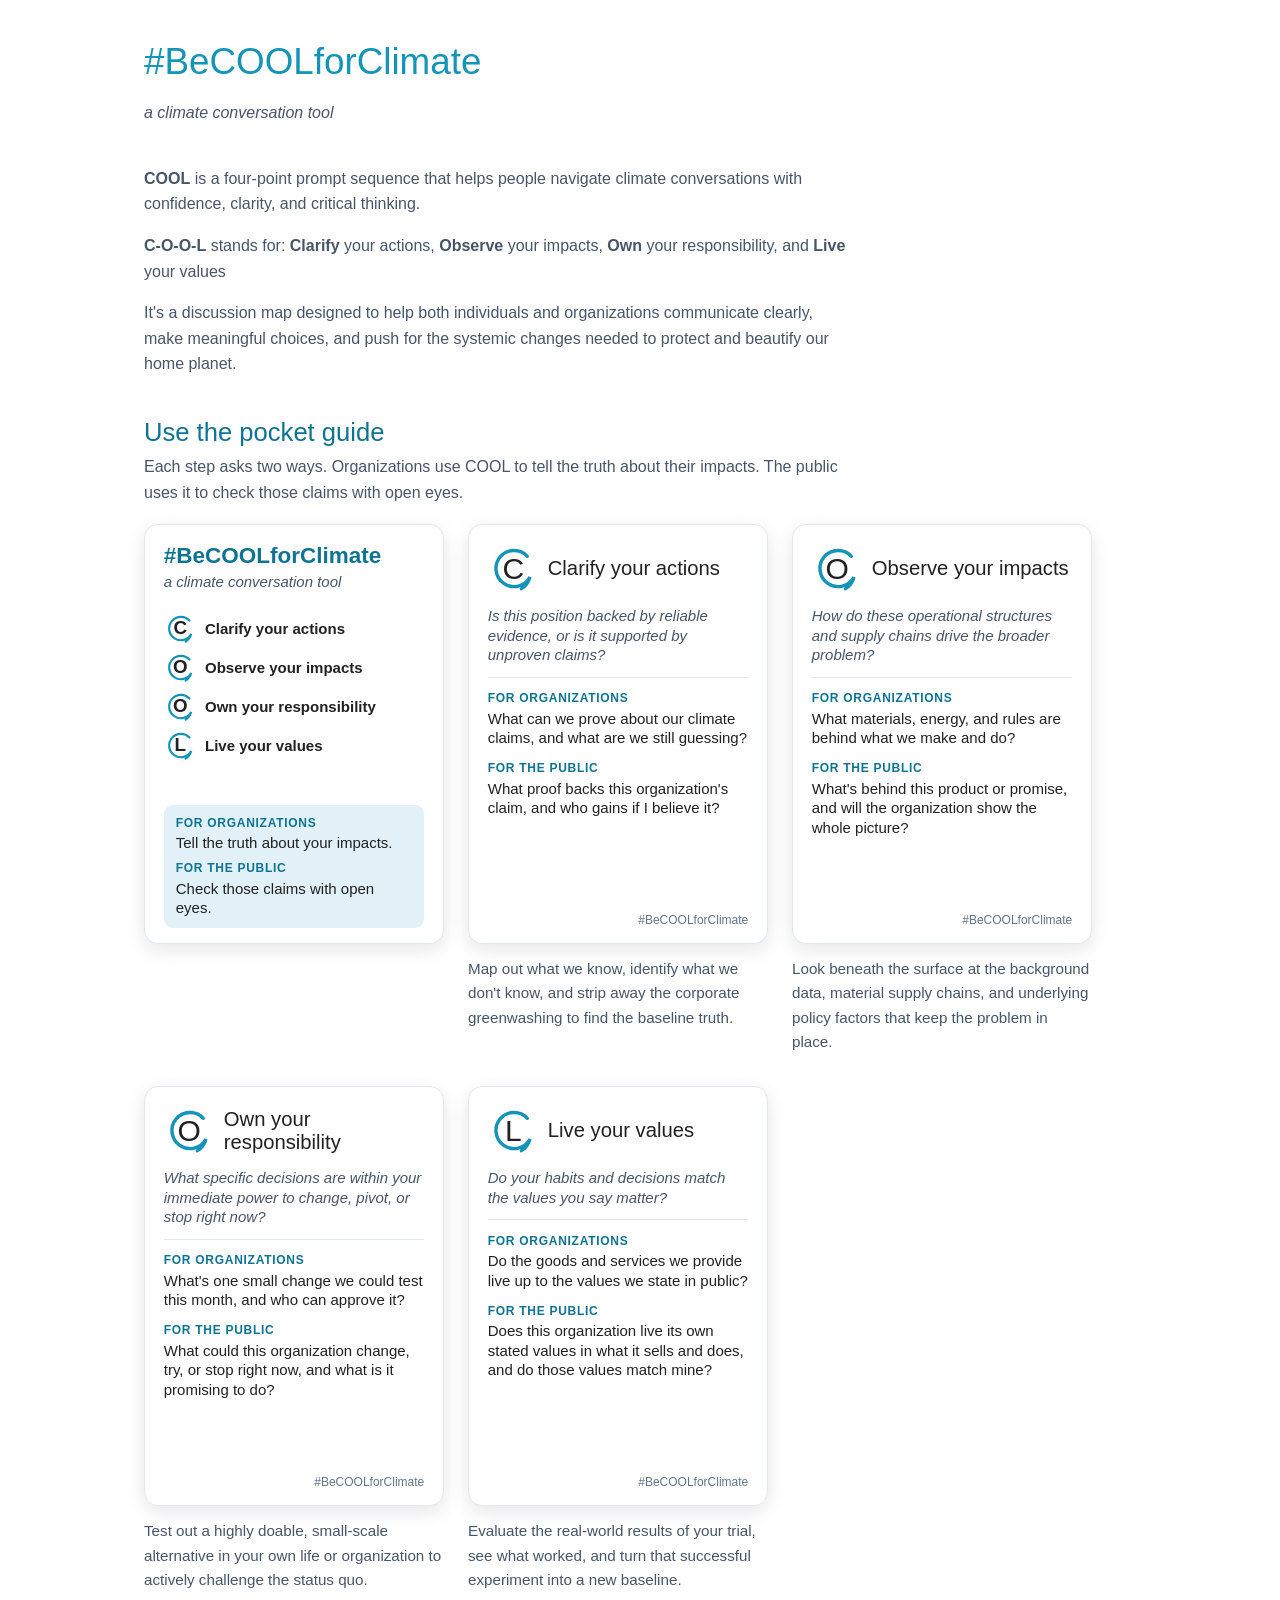
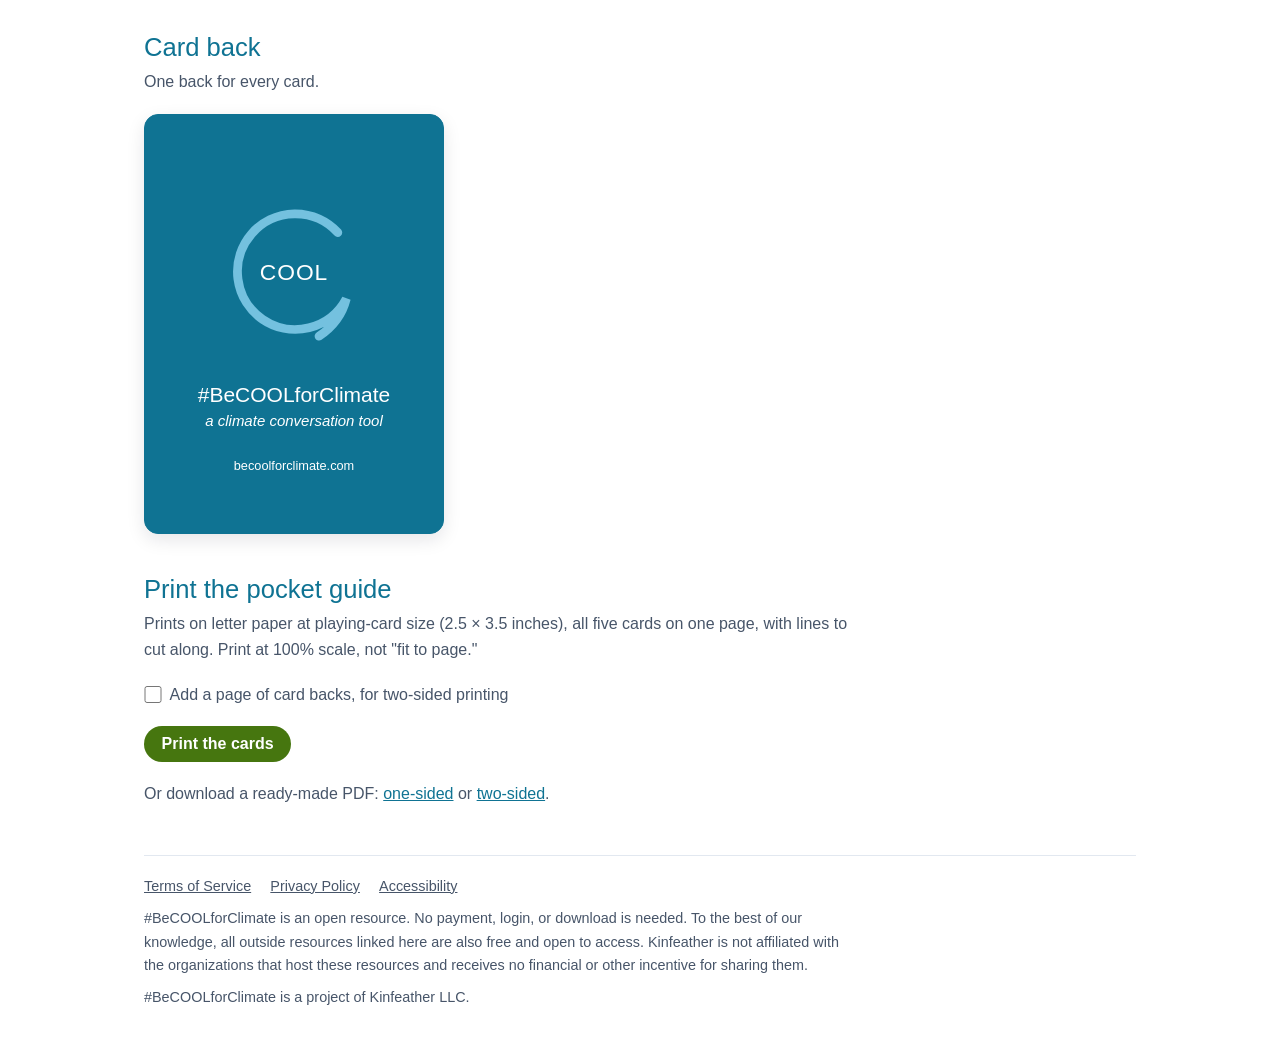
<file: index.html>
<!doctype html>
<!-- ==========================================================================
     #BeCOOLforClimate: the pocket guide
     ==========================================================================
     COOL's four steps as five playing-card size cards, to read here or
     print and cut out. cool.js holds every word on the cards and builds
     them; this file holds only the page shell.
     ========================================================================== -->
<html lang="en">
<head>
<meta charset="utf-8">
<meta name="viewport" content="width=device-width, initial-scale=1">
<!-- Content Security Policy: code, styles, fonts, and images may come
     only from this site and Google Fonts. The page has no inline
     scripts, so no fingerprints are needed. -->
<meta http-equiv="Content-Security-Policy" content="default-src 'self'; script-src 'self'; style-src 'self' https://fonts.googleapis.com; font-src https://fonts.gstatic.com; img-src 'self'; connect-src 'self'; object-src 'none'; base-uri 'self'; form-action 'none'">
<title>#BeCOOLforClimate: a climate conversation tool</title>
<meta name="description" content="COOL is a four-point prompt sequence that helps people navigate climate conversations with confidence, clarity, and critical thinking.">
<link rel="icon" type="image/svg+xml" href="/favicon.svg">
<link rel="preconnect" href="https://fonts.googleapis.com">
<link rel="preconnect" href="https://fonts.gstatic.com" crossorigin>
<link href="https://fonts.googleapis.com/css2?family=ADLaM+Display&family=Varela+Round&display=swap" rel="stylesheet">
<link rel="stylesheet" href="/core/atlas.css">
<link rel="stylesheet" href="/cool.css">
</head>
<body>
<header class="page-header">
  <h1>#BeCOOLforClimate</h1>
  <p class="tagline">a climate conversation tool</p>
</header>

<main>
  <section class="intro">
    <p><strong>COOL</strong> is a four&#8209;point prompt sequence that helps people navigate climate conversations with confidence, clarity, and critical thinking.</p>
    <p><strong>C-O-O-L</strong> stands for: <strong>Clarify</strong> your actions, <strong>Observe</strong> your impacts, <strong>Own</strong> your responsibility, and <strong>Live</strong> your values</p>
    <p>It's a discussion map designed to help both individuals and organizations communicate clearly, make meaningful choices, and push for the systemic changes needed to protect and beautify our home planet.</p>
  </section>

  <noscript><p>The cards are built by a script. Turn on JavaScript to use this page.</p></noscript>

  <section aria-labelledby="deckTitle">
    <h2 id="deckTitle">Use the pocket guide</h2>
    <p>Each step asks two ways. Organizations use COOL to tell the truth about their impacts. The public uses it to check those claims with open eyes.</p>
    <ul class="deck" id="deck"></ul>
  </section>

  <section aria-labelledby="backTitle">
    <h2 id="backTitle">Card back</h2>
    <p>One back for every card.</p>
    <div class="deck" id="backDeck"></div>
  </section>

  <section class="print-set" aria-labelledby="printTitle">
    <h2 id="printTitle">Print the pocket guide</h2>
    <p>Prints on letter paper at playing-card size (2.5 &times; 3.5 inches), all five cards on one page, with lines to cut along. Print at 100% scale, not "fit to page."</p>
    <p class="check"><input type="checkbox" id="withBacks"> <label for="withBacks">Add a page of card backs, for two-sided printing</label></p>
    <p><button type="button" class="go" id="printBtn">Print the cards</button></p>
    <p>Or download a ready-made PDF: <a href="/assets/COOL_Pocket_Guide_Cut_Sheet.pdf">one-sided</a> or <a href="/assets/COOL_Pocket_Guide_Two_Sided.pdf">two-sided</a>.</p>
  </section>
</main>

<footer class="site-foot" id="siteFoot"></footer>

<!-- The print sheet: filled by cool.js, shown only when printing. -->
<div class="sheet" id="sheet"></div>

<script type="module" src="/cool.js"></script>
</body>
</html>
</file>
<file: core/atlas.css>
/* ==========================================================================
   CORE ATLAS: how the Climate Trailway looks
   ==========================================================================
   Every page loads this file first. It is the only place the brand colors,
   their text shades, and their light tints are written down, and it holds
   the pieces every page shares: the base text, the page header, the
   footer, and pills.
   Each page's own stylesheet adds only its layout.
   ========================================================================== */

:root {
  /* The six brand colors. Chosen so every pair looks clearly different,
     including for common types of color blindness. If one changes, also
     check the text shades and tints below and the label colors in
     core/climate-trailway.js; core/index.html flags anything that falls
     below 4.5:1. */
  --red-color: #EB0333;
  --orange-color: #E98B21;
  --yellow-color: #FCCD01;
  --green-color: #46760F;
  --blue-color: #196BB7;
  --indigo-color: #231566;

  /* Text shades: each color's darker version for words on white or on a
     light tint. Every one clears 4.5:1 against white. Red, Green, Blue,
     and Indigo already clear it at full strength, so their shade is the
     same as the color; Orange and Yellow are darkened toward black until
     they do. Yellow is darkened further (#786200), so it also clears
     4.5:1 on its own light tint (5.3:1 on --yellow-tint-1). */
  --red-text: #EB0333;
  --orange-text: #AA6518;
  --yellow-text: #786200;
  --green-text: #46760F;
  --blue-text: #196BB7;
  --indigo-text: #231566;

  /* Light tints: three for each color, lightest first. The Trail uses
     them for its trail tints and borders. Hand-picked in the brand deck
     (CC_Branding_091926.pptx, slide 6), so they are not worked out from
     the colors above: if the palette changes, choose these again.
     core/index.html shows all 18. */
  --yellow-tint-1: #FFF2CC; --yellow-tint-2: #F9ED91; --yellow-tint-3: #F9DD67;
  --orange-tint-1: #FBE5D6; --orange-tint-2: #F8CBAD; --orange-tint-3: #F4B183;
  --red-tint-1: #F8C4C4; --red-tint-2: #F4A6A6; --red-tint-3: #EF8181;
  --indigo-tint-1: #E6E0F8; --indigo-tint-2: #CFC5F1; --indigo-tint-3: #AA97E5;
  --green-tint-1: #E2F0D9; --green-tint-2: #C5E0B4; --green-tint-3: #A9D18E;
  --blue-tint-1: #DEEBF7; --blue-tint-2: #BDD7EE; --blue-tint-3: #71AADD;

  /* Brand Accents */
  --brand-sky: #74C1DF;
  --brand-teal: #1494B9;
  --brand-lime: #90BB3E;

  /* Global Light UI Colors */
  --bg-primary: #FFFFFF;
  --bg-secondary: #F8FAFC;
  --bg-tertiary: #F1F5F9;

  --text-primary: #212121;
  --text-secondary: #475569;
  --text-muted: #64748B;

  --border-color: #E2E8F0;
  --border-strong: #CBD5E1;

  /* Shadows */
  --shadow-soft: 0 4px 6px -1px rgba(0,0,0,0.04);
  --shadow-hover: 0 6px 12px rgba(0,0,0,0.06);
}

/* ==========================================================================
   Global Base Styles & Resets
   ========================================================================== */

* { box-sizing: border-box; }

html, body {
  background: var(--bg-primary);
  color: var(--text-primary);
  font-family: 'Varela Round', -apple-system, BlinkMacSystemFont, sans-serif;
  -webkit-font-smoothing: antialiased;
  line-height: 1.6;
  max-width: none;
  margin: 0;
  padding: 0;
}

/* Hide scrollbar for Chrome, Safari, and Opera */
html::-webkit-scrollbar,
body::-webkit-scrollbar {
  display: none;
}

/* Hide scrollbar for IE, Edge, and Firefox */
html,
body {
  -ms-overflow-style: none;  /* IE and Legacy Edge */
  scrollbar-width: none;     /* Firefox */
}

/* Keeps the page's first and last margins inside the page. */
body {
  display: flow-root;
}

/* ==========================================================================
   Page frame: the same margins on every page (the Trail, the core
   reference page, and the small pages). 40px above, 48px below,
   20px at the sides on phones; on wider screens the page is one centered
   column, 62rem (992px) wide, with everything left-aligned in it. Pages
   set no margins of their own: change them here.
   ========================================================================== */
body {
  max-width: calc(62rem + 2.5rem);
  margin: 0 auto;
  padding: 2.5rem 1.25rem 3rem;
}

/* The footer every page shares (core/site-foot.js; the home and 404
   pages hold typed copies): the legal links, the note, the owner line. */
.site-foot {
  margin-top: 3rem;
  padding-top: 1.2rem;
  border-top: 1px solid var(--border-color);
  font-size: 0.9rem;
  color: var(--text-secondary);
}

.site-foot ul {
  display: flex;
  flex-wrap: wrap;
  gap: 0.4rem 1.2rem;
  margin: 0 0 0.6rem;
  padding: 0;
  list-style: none;
}

.site-foot a {
  color: var(--text-secondary);
}

.site-foot p {
  max-width: 44rem;
  margin: 0 0 0.6rem;
}

.site-foot p:last-child {
  margin-bottom: 0;
}

/* ==========================================================================
   Page header: the title and one-line description at the top of every page
   ========================================================================== */

.page-header {
  text-align: left;
  margin-bottom: 1.5rem;
}

.page-header h1 {
  font-family: 'ADLaM Display', 'Varela Round', sans-serif;
  font-size: 2.3rem;
  font-weight: 500;
  color: var(--brand-teal);
  margin: 0 0 1rem 0;
  line-height: 1.2;
  display: flex;
  align-items: center;
  gap: 0.5rem;
}

.page-header p {
  font-size: 1rem;
  color: var(--text-secondary);
  margin: 0;
}

/* ==========================================================================
   Shared page pieces
   ========================================================================== */

/* "Where to go next" buttons at the foot of a page: the neutral pill,
   a little larger. */
.next-btn {
  padding: 0.5rem 1.1rem;
  font-size: 0.95rem;
}

/* ==========================================================================
   Small pages: the "page not found" page (404.html) and the one-line
   pages that forward old addresses
   ========================================================================== */

.small-page .lede {
  margin: 0;
  font-size: 1.3rem;
  font-weight: 700;
  line-height: 1.35;
  color: var(--green-color);
}

.small-page + main .intro {
  max-width: 38rem;
  margin: 2rem 0 1.6rem;
  font-size: 1.05rem;
}

/* The one green button. */
.go {
  display: inline-block;
  padding: 0.55rem 1.1rem;
  border-radius: 999px;
  background: var(--green-color);
  color: #fff;
  font-weight: 700;
  text-decoration: none;
}

.go:hover {
  background: #375D0B;
}

.go:focus-visible {
  outline: 3px solid var(--brand-teal);
  outline-offset: 2px;
}

/* A page that moved: one plain line and a link. */
.moved {
  font-size: 1.1rem;
}

/* ==========================================================================
   Pills: rounded buttons and filters
   ========================================================================== */

.pill-btn {
  font-family: inherit;
  border-radius: 9999px;
  font-weight: 700;
  cursor: pointer;
  background: var(--bg-secondary);
  border: 1px solid var(--border-color);
  color: var(--text-primary);
  text-decoration: none;
  display: inline-block;
}

/* Color pills. One recipe for every pill on the site: an 8% tint of the
   color, a 25% tint border, and words in the text shade mixed 88% with
   black, so they always clear 4.5:1. core/index.html shows each one with
   its contrast. Each color class names its color and text shade; the rule
   after them turns those into the pill. */
.pill-yellow { --pill-color: var(--yellow-color); --pill-text: var(--yellow-text); }
.pill-orange { --pill-color: var(--orange-color); --pill-text: var(--orange-text); }
.pill-red { --pill-color: var(--red-color); --pill-text: var(--red-text); }
.pill-indigo { --pill-color: var(--indigo-color); --pill-text: var(--indigo-text); }
.pill-green { --pill-color: var(--green-color); --pill-text: var(--green-text); }
.pill-blue { --pill-color: var(--blue-color); --pill-text: var(--blue-text); }
.pill-yellow, .pill-orange, .pill-red,
.pill-indigo, .pill-green, .pill-blue {
  background-color: color-mix(in srgb, var(--pill-color) 8%, white);
  border: 1px solid color-mix(in srgb, var(--pill-color) 25%, white);
  color: color-mix(in srgb, var(--pill-text) 88%, black);
}

/* The neutral pill, used for "where to go next" buttons. */
.pill-all {
  --pill-color: var(--text-muted);
  --pill-text: var(--text-secondary);
  background-color: var(--bg-tertiary);
  border: 1px solid var(--border-strong);
  color: var(--text-secondary);
}

/* Filter pills: hover darkens only the border, so the words keep their
   contrast. Keyboard focus adds a ring in the same color as the words,
   which clears 4.5:1 on the pill's tint. The ring sits just inside the
   pill's edge, so the edge of the page can't cut it off. On the selected
   pill (dark fill) the ring is white. The small lift is skipped for
   anyone who has asked their device to reduce motion. */
.pill-btn:hover {
  border-color: var(--pill-color, var(--text-muted));
}
.pill-btn:focus-visible {
  border-color: var(--pill-color, var(--text-muted));
  outline: 2px solid color-mix(in srgb, var(--pill-text, var(--text-secondary)) 88%, black);
  outline-offset: -4px;
}
.pill-btn.active:focus-visible {
  outline-color: var(--bg-primary);
}
@media (prefers-reduced-motion: no-preference) {
  .pill-btn { transition: background-color 0.15s ease, border-color 0.15s ease, color 0.15s ease, transform 0.15s ease; }
  .pill-btn:hover { transform: translateY(-1px); }
}

/* ==========================================================================
   Global Print Defaults
   ========================================================================== */

@media print {
    body {
        max-width: none;
        padding: 0;
        background: var(--bg-primary) !important;
        color: var(--text-primary) !important;
    }
}
</file>
<file: cool.css>
/* ==========================================================================
   #BeCOOLforClimate: styles
   ==========================================================================
   The brand colors, the page frame, the header, the footer, and the green
   button come from core/atlas.css. This file holds the cards and the page
   around them.

   Every size on a card is in em, so one font size scales the whole card:
   15px on screen makes a 300 x 420 card, and 12px in print makes a
   2.5 x 3.5 inch playing card.

   CONTENTS
     1. Page
     2. Cards: shared parts
     3. Title card
     4. Step cards
     5. Card back
     6. Print sheet
   ========================================================================== */

/* ==========================================================================
   1. Page
   ========================================================================== */

:root {
  --cool: var(--brand-teal);   /* the swirls, the big letters, the back */
  --cool-text: #0F7393;        /* teal for small words: 5.4:1 on white */
  --cool-tint: #E1F1F7;
  --card-size: 15px;
}

.page-header .tagline {
  font-style: italic;
}

.intro p {
  max-width: 44rem;
  margin: 0 0 1rem;
}

main section {
  margin-top: 2.5rem;
}

main h2 {
  margin: 0 0 0.4rem;
  font-family: 'ADLaM Display', 'Varela Round', sans-serif;
  font-size: 1.6rem;
  font-weight: 400;
  line-height: 1.2;
  color: var(--cool-text);
}

main section > p {
  max-width: 44rem;
  margin: 0 0 1.2rem;
  color: var(--text-secondary);
}

.deck {
  display: grid;
  grid-template-columns: repeat(auto-fill, calc(20 * var(--card-size)));
  gap: 2rem 1.5rem;
  margin: 0;
  padding: 0;
  list-style: none;
}

.about {
  margin: 0.8rem 0 0;
  font-size: 0.95rem;
  color: var(--text-secondary);
}

.go {
  border: none;
  font-family: inherit;
  font-size: 1rem;
  cursor: pointer;
}

.check {
  display: flex;
  align-items: flex-start;
  gap: 0.5rem;
}

.check input {
  width: 1.1rem;
  height: 1.1rem;
  margin: 0.25rem 0 0;
  flex: none;
  accent-color: var(--green-color);
}

.print-set a {
  color: var(--cool-text);
}

/* The print sheet is for paper only. */
.sheet {
  display: none;
}

/* Cards are 300px wide; on narrow phones they shrink to fit. */
@media (max-width: 22rem) {
  :root {
    --card-size: 13.5px;
  }
}

/* ==========================================================================
   2. Cards: shared parts
   ========================================================================== */

.card {
  width: 20em;
  height: 28em;
  display: flex;
  flex-direction: column;
  overflow: hidden;
  padding: 1.2em 1.25em 1em;
  font-size: var(--card-size);
  line-height: 1.3;
  color: var(--text-primary);
  background: var(--bg-primary);
  border: 1px solid var(--border-color);
  border-radius: 0.9333em;
  box-shadow: 0 0.4em 1.2em rgba(15, 23, 42, 0.10);
}

/* No specificity, so every card class below can set its own sizes. */
:where(.card) :where(p, h3) {
  margin: 0;
  font-size: inherit;
}

/* The letter in its open teal ring. */
.mark {
  position: relative;
  flex: none;
  display: inline-grid;
  place-items: center;
  width: 3.4em;
  height: 3.4em;
  font-family: 'ADLaM Display', 'Varela Round', sans-serif;
  font-size: 1em;
  line-height: 1;
  color: var(--text-primary);
}

.mark > span {
  position: relative;
  font-size: 2em;
}

.swirl {
  position: absolute;
  inset: 0;
  width: 100%;
  height: 100%;
  overflow: visible;
}

.swirl path {
  fill: none;
  stroke: var(--cool);
  stroke-width: 3.2;
  stroke-linecap: round;
}

.lens {
  margin-top: 0.9em;
}

.card .lens-label {
  margin-bottom: 0.15em;
  font-size: 0.8em;
  font-weight: 700;
  letter-spacing: 0.06em;
  text-transform: uppercase;
  color: var(--cool-text);
}

/* ==========================================================================
   3. Title card
   ========================================================================== */

.card-brand {
  font-family: 'ADLaM Display', 'Varela Round', sans-serif;
  font-size: 1.5em;
  line-height: 1.15;
  color: var(--cool-text);
}

.card-tag {
  margin-top: 0.15em;
  font-style: italic;
  color: var(--text-secondary);
}

.card-steps {
  margin: 1em 0 0;
  padding: 0;
  list-style: none;
}

.card-steps li {
  display: flex;
  align-items: center;
  gap: 0.55em;
  margin-top: 0.4em;
  font-weight: 700;
}

.card-steps .mark {
  width: 2.2em;
  height: 2.2em;
}

.card-steps .mark > span {
  font-size: 1.25em;
}

.card-box {
  margin-top: auto;
  padding: 0.1em 0.8em 0.7em;
  border-radius: 0.6em;
  background: var(--cool-tint);
  print-color-adjust: exact;
  -webkit-print-color-adjust: exact;
}

.card-box .lens {
  margin-top: 0.6em;
}

/* ==========================================================================
   4. Step cards
   ========================================================================== */

.card-head {
  display: flex;
  align-items: center;
  gap: 0.6em;
}

.card-name {
  font-family: 'ADLaM Display', 'Varela Round', sans-serif;
  font-size: 1.35em;
  font-weight: 400;
  line-height: 1.15;
}

.card-ask {
  margin-top: 0.8em;
  padding-bottom: 0.8em;
  border-bottom: 1px solid var(--border-color);
  font-style: italic;
  color: var(--text-secondary);
}

.card-foot {
  margin-top: auto;
  font-size: 0.8em;
  text-align: right;
  color: var(--text-muted);
}

/* ==========================================================================
   5. Card back
   ========================================================================== */

.back-card {
  align-items: center;
  justify-content: center;
  text-align: center;
  color: #FFFFFF;
  background: var(--cool-text);
  border-color: var(--cool-text);
  print-color-adjust: exact;
  -webkit-print-color-adjust: exact;
}

.back-mark {
  position: relative;
  display: grid;
  place-items: center;
  width: 8em;
  height: 8em;
  font-family: 'ADLaM Display', 'Varela Round', sans-serif;
  font-size: 1.6em;
  line-height: 1;
}

.back-mark > span {
  position: relative;
  font-size: 0.95em;
  letter-spacing: 0.04em;
}

.back-mark .swirl {
  inset: 0.6em;
  width: calc(100% - 1.2em);
  height: calc(100% - 1.2em);
}

.back-mark .swirl path {
  stroke: var(--brand-sky);
  stroke-width: 2.6;
}

.back-name {
  margin-top: 0.6em;
  font-family: 'ADLaM Display', 'Varela Round', sans-serif;
  font-size: 1.4em;
}

.back-tag {
  margin-top: 0.2em;
  font-style: italic;
}

.back-url {
  margin-top: 2.2em;
  font-size: 0.85em;
}

/* ==========================================================================
   6. Print sheet: letter paper, nine spaces to a page, playing-card size
   ========================================================================== */

@media print {
  @page {
    size: letter;
    margin: 0.25in 0.5in;
  }

  :root {
    --card-size: 12px;   /* 20em = 2.5in, 28em = 3.5in */
  }

  body {
    max-width: none;
    padding: 0;
  }

  body > *:not(.sheet) {
    display: none;
  }

  .sheet {
    display: block;
  }

  .sheet-page {
    display: grid;
    grid-template-columns: repeat(3, 2.5in);
    grid-auto-rows: 3.5in;
    width: 7.5in;
    break-after: page;
  }

  .sheet-page:last-child {
    break-after: auto;
  }

  /* Square corners and thin gray lines to cut along. */
  .sheet .card {
    border: 0.5pt solid #9AA5B1;
    border-radius: 0;
    box-shadow: none;
    print-color-adjust: exact;
    -webkit-print-color-adjust: exact;
  }
}
</file>
